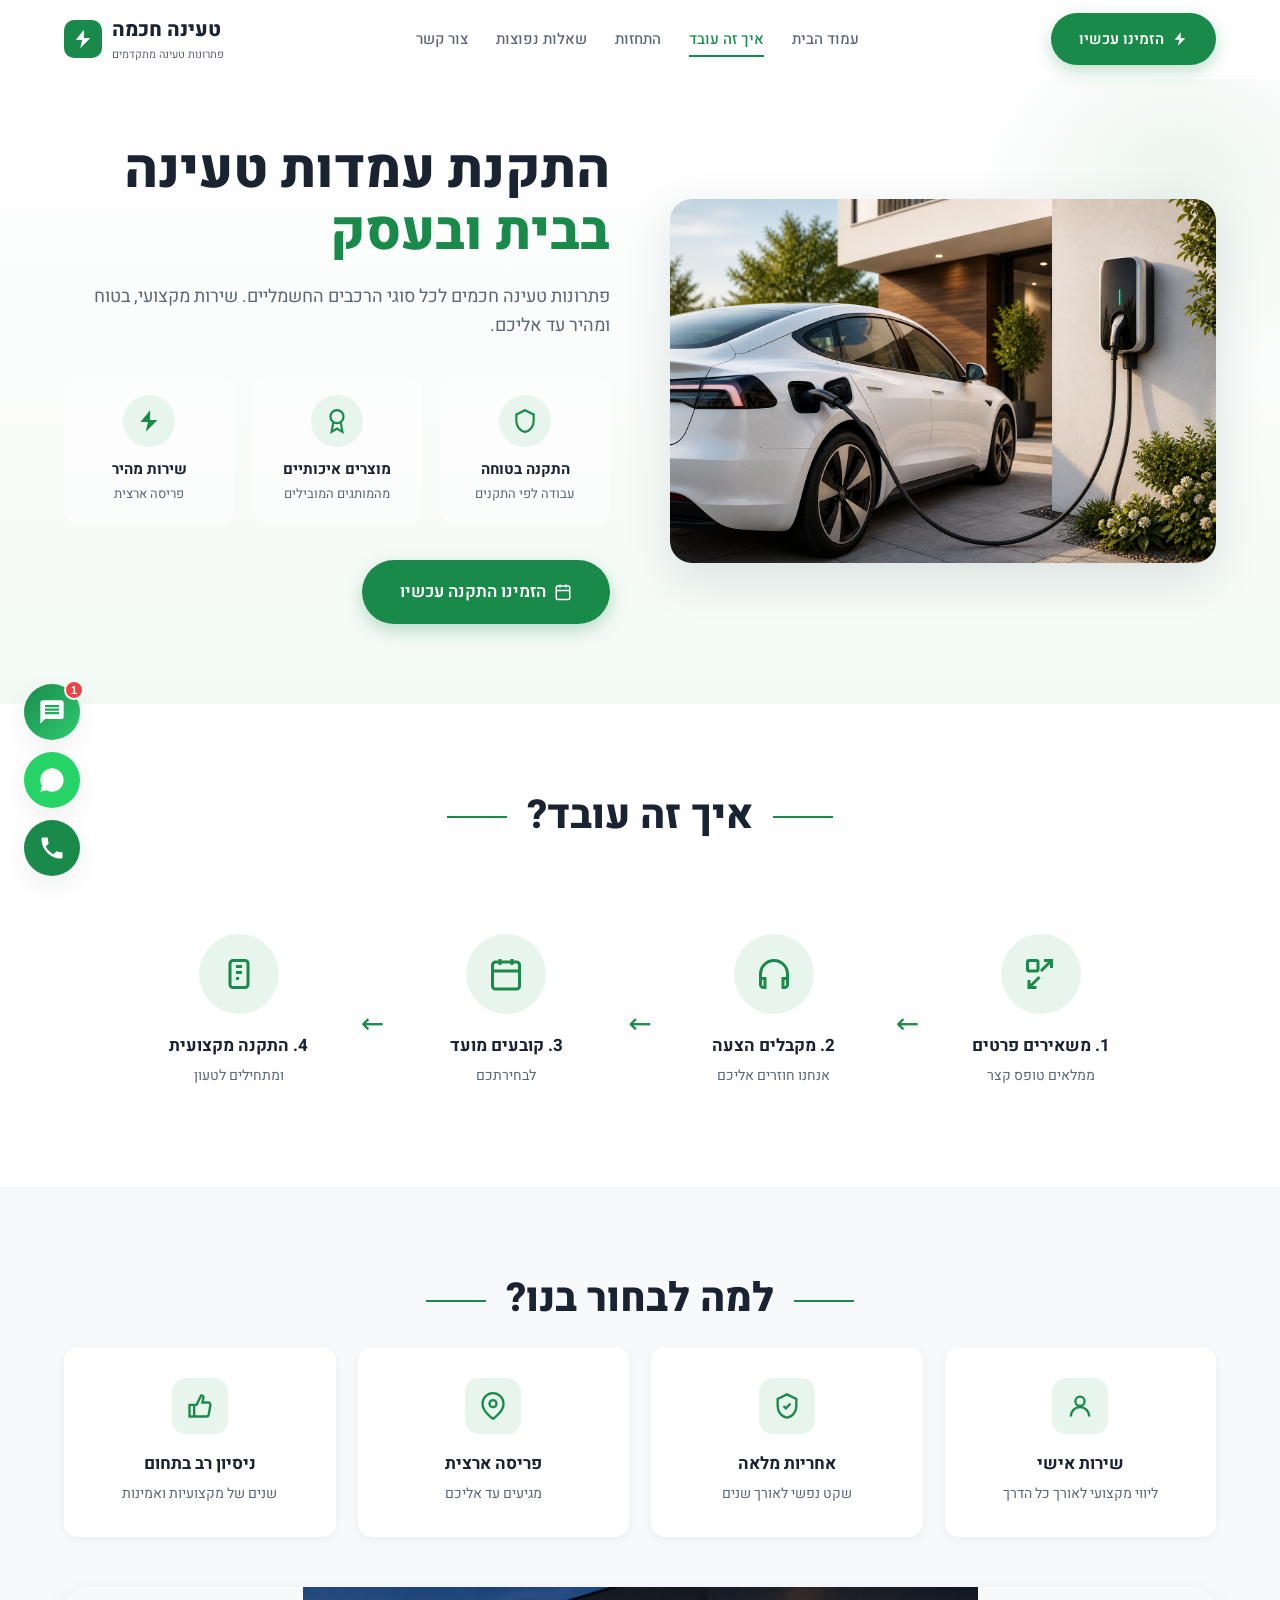
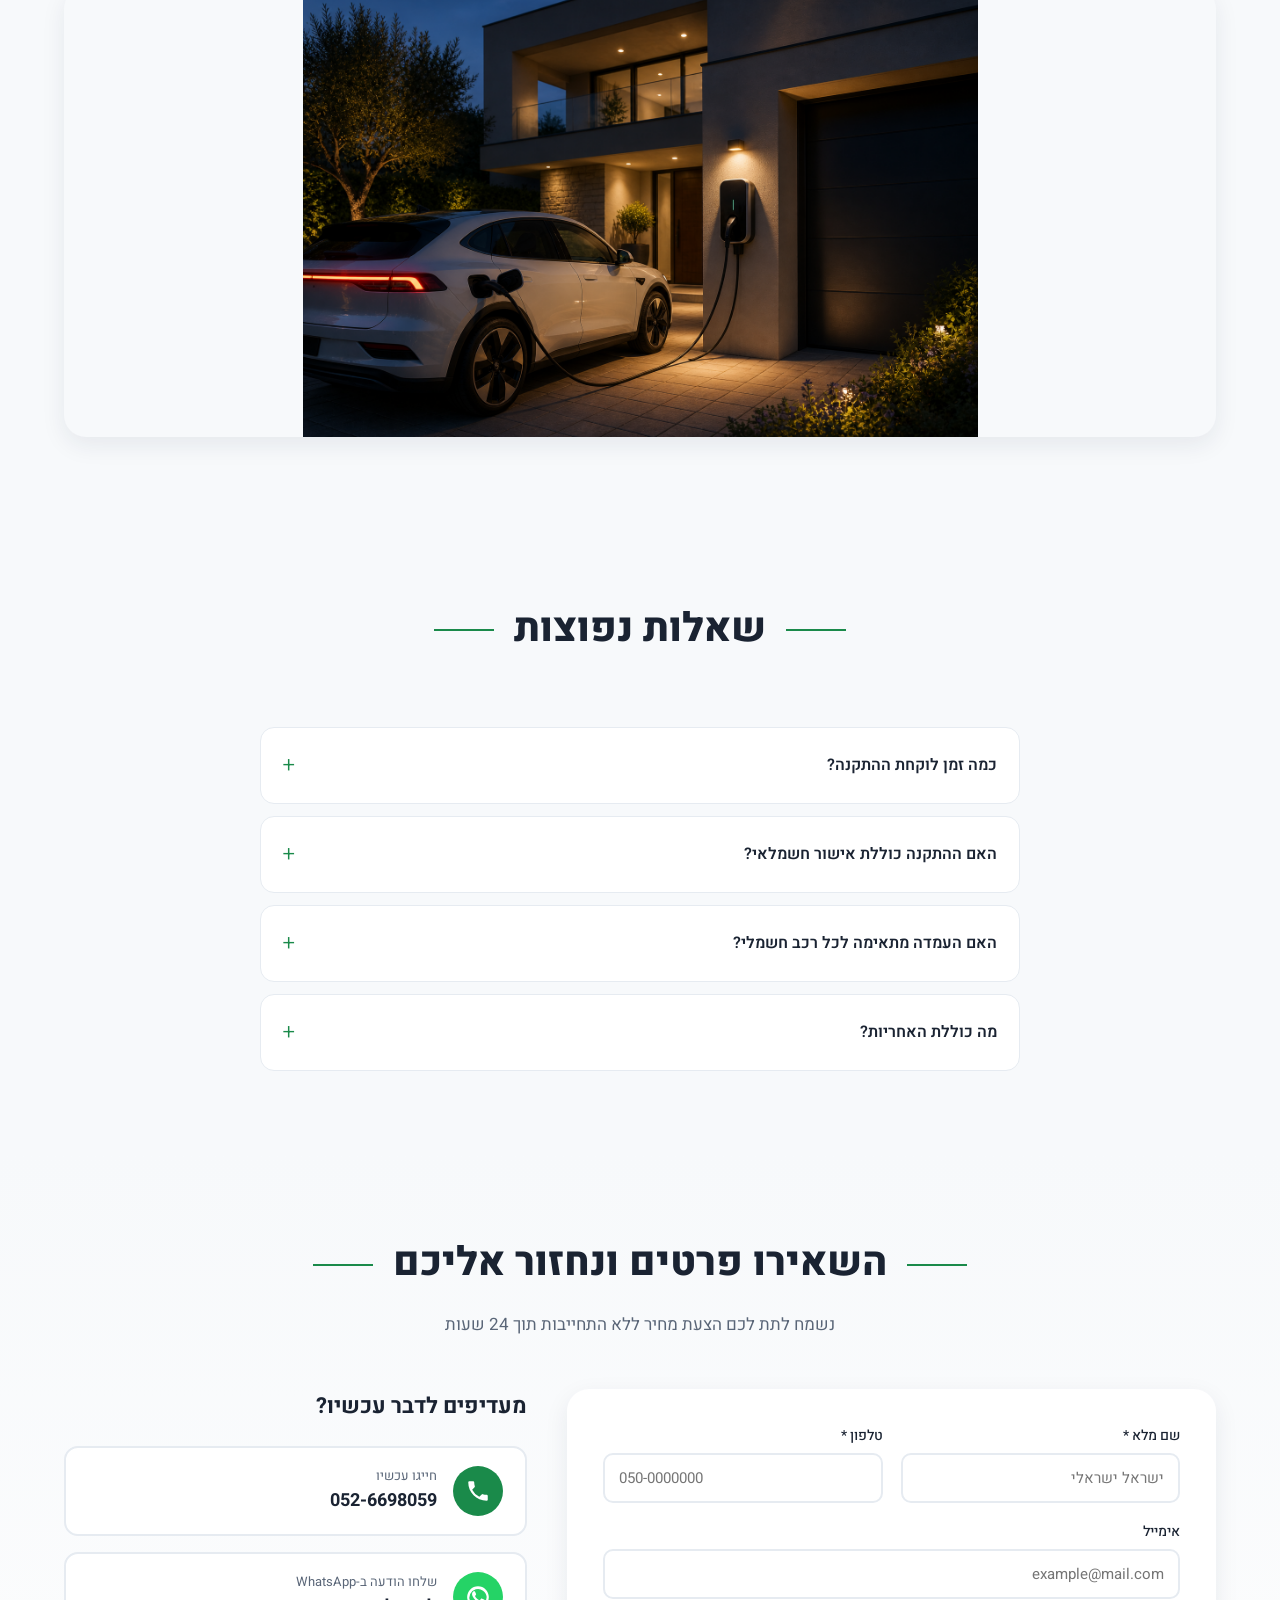
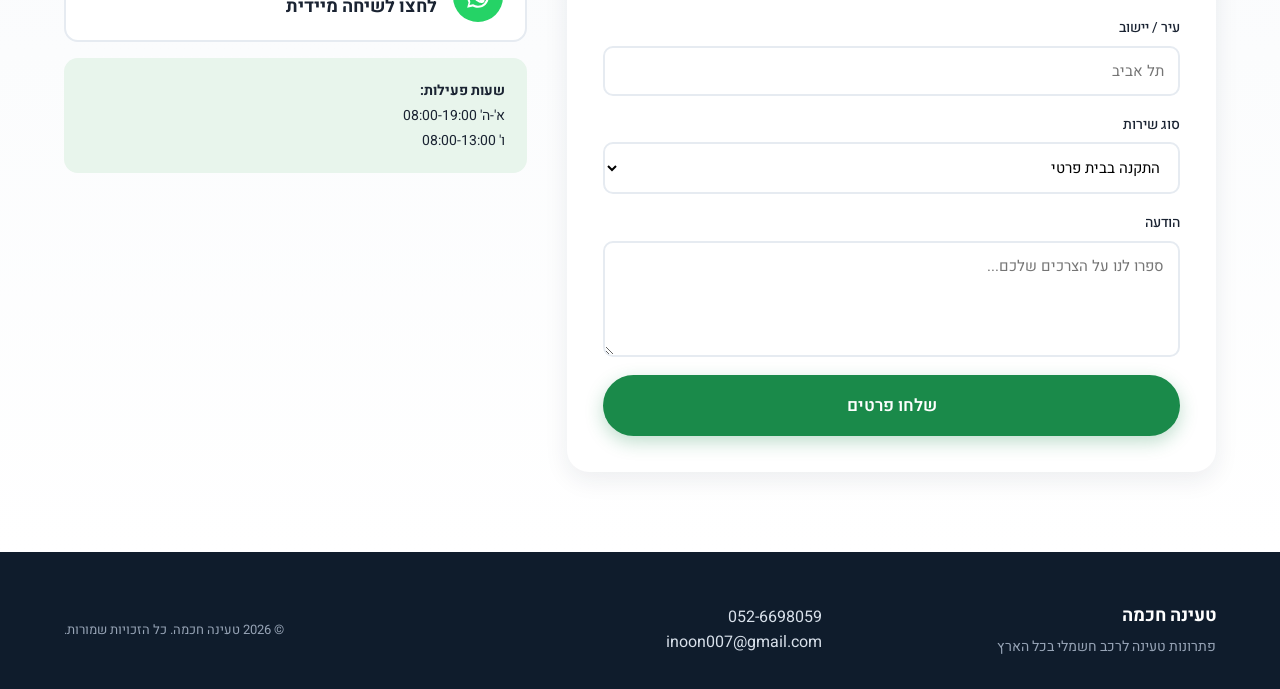
<file: index.html>
<!DOCTYPE html>
<html lang="he" dir="rtl">
<head>
<meta charset="UTF-8" />
<meta name="viewport" content="width=device-width, initial-scale=1.0" />
<meta name="description" content="התקנת עמדות טעינה לרכב חשמלי בבית ובעסק - שירות מקצועי, בטוח ומהיר בפריסה ארצית" />
<title>טעינה חכמה | התקנת עמדות טעינה לרכב חשמלי</title>
<link rel="preconnect" href="https://fonts.googleapis.com">
<link rel="preconnect" href="https://fonts.gstatic.com" crossorigin>
<link href="https://fonts.googleapis.com/css2?family=Heebo:wght@300;400;500;600;700;800&display=swap" rel="stylesheet">
<link rel="stylesheet" href="styles.css?v=9">
</head>
<body>

<!-- Header -->
<header class="header" id="header">
  <div class="container header-inner">
    <a href="#" class="logo">
      <div class="logo-text">
        <span class="logo-title">טעינה חכמה</span>
        <span class="logo-sub">פתרונות טעינה מתקדמים</span>
      </div>
      <div class="logo-icon">
        <svg viewBox="0 0 24 24" fill="currentColor"><path d="M13 2L4.09 12.97L11 13L9 22L19.91 11.03L13 11L13 2Z"/></svg>
      </div>
    </a>

    <nav class="nav" id="nav">
      <a href="#hero" class="nav-link active">עמוד הבית</a>
      <a href="#how" class="nav-link">איך זה עובד</a>
      <a href="#why" class="nav-link">התחזות</a>
      <a href="#faq" class="nav-link">שאלות נפוצות</a>
      <a href="#contact" class="nav-link">צור קשר</a>
    </nav>

    <a href="#contact" class="btn btn-primary header-cta">
      <svg viewBox="0 0 24 24" fill="currentColor" width="16" height="16"><path d="M13 2L4.09 12.97L11 13L9 22L19.91 11.03L13 11L13 2Z"/></svg>
      הזמינו עכשיו
    </a>

    <button class="menu-toggle" id="menuToggle" aria-label="פתח תפריט">
      <span></span><span></span><span></span>
    </button>
  </div>
</header>

<!-- Hero -->
<section class="hero" id="hero">
  <div class="container hero-grid">
    <div class="hero-image reveal">
      <img src="images/hero-charger.png" alt="עמדת טעינה לרכב חשמלי" />
    </div>
    <div class="hero-content reveal">
      <h1 class="hero-title">התקנת עמדות טעינה <span class="accent">בבית ובעסק</span></h1>
      <p class="hero-text">פתרונות טעינה חכמים לכל סוגי הרכבים החשמליים. שירות מקצועי, בטוח ומהיר עד אליכם.</p>

      <div class="features">
        <div class="feature">
          <div class="feature-icon">
            <svg viewBox="0 0 24 24" fill="none" stroke="currentColor" stroke-width="2"><path d="M12 2L4 6v6c0 5 3.5 9.5 8 10 4.5-.5 8-5 8-10V6l-8-4z"/></svg>
          </div>
          <div>
            <strong>התקנה בטוחה</strong>
            <span>עבודה לפי התקנים</span>
          </div>
        </div>
        <div class="feature">
          <div class="feature-icon">
            <svg viewBox="0 0 24 24" fill="none" stroke="currentColor" stroke-width="2"><circle cx="12" cy="8" r="6"/><path d="M8.5 13.5L7 22l5-3 5 3-1.5-8.5"/></svg>
          </div>
          <div>
            <strong>מוצרים איכותיים</strong>
            <span>מהמותגים המובילים</span>
          </div>
        </div>
        <div class="feature">
          <div class="feature-icon">
            <svg viewBox="0 0 24 24" fill="currentColor"><path d="M13 2L4.09 12.97L11 13L9 22L19.91 11.03L13 11L13 2Z"/></svg>
          </div>
          <div>
            <strong>שירות מהיר</strong>
            <span>פריסה ארצית</span>
          </div>
        </div>
      </div>

      <div class="hero-ctas">
        <a href="#contact" class="btn btn-primary btn-lg">
          <svg viewBox="0 0 24 24" fill="none" stroke="currentColor" stroke-width="2" width="18" height="18"><rect x="3" y="4" width="18" height="18" rx="2"/><path d="M16 2v4M8 2v4M3 10h18"/></svg>
          הזמינו התקנה עכשיו
        </a>
      </div>
    </div>
  </div>
</section>

<!-- How it works -->
<section class="section" id="how">
  <div class="container">
    <h2 class="section-title">איך זה עובד?</h2>
    <div class="steps">
      <div class="step reveal">
        <div class="step-icon">
          <svg viewBox="0 0 24 24" fill="none" stroke="currentColor" stroke-width="2"><path d="M14 3h5v5M19 3l-7 7M9 21H4v-5M4 21l7-7"/><rect x="3" y="3" width="7" height="7" rx="1"/></svg>
        </div>
        <h3>1. משאירים פרטים</h3>
        <p>ממלאים טופס קצר</p>
      </div>
      <div class="step-arrow">←</div>

      <div class="step reveal">
        <div class="step-icon">
          <svg viewBox="0 0 24 24" fill="none" stroke="currentColor" stroke-width="2"><path d="M3 18v-6a9 9 0 0118 0v6"/><path d="M21 19a2 2 0 01-2 2h-1v-6h3v4zM3 19a2 2 0 002 2h1v-6H3v4z"/></svg>
        </div>
        <h3>2. מקבלים הצעה</h3>
        <p>אנחנו חוזרים אליכם</p>
      </div>
      <div class="step-arrow">←</div>

      <div class="step reveal">
        <div class="step-icon">
          <svg viewBox="0 0 24 24" fill="none" stroke="currentColor" stroke-width="2"><rect x="3" y="4" width="18" height="18" rx="2"/><path d="M16 2v4M8 2v4M3 10h18"/></svg>
        </div>
        <h3>3. קובעים מועד</h3>
        <p>לבחירתכם</p>
      </div>
      <div class="step-arrow">←</div>

      <div class="step reveal">
        <div class="step-icon">
          <svg viewBox="0 0 24 24" fill="none" stroke="currentColor" stroke-width="2"><rect x="6" y="3" width="12" height="18" rx="2"/><path d="M10 7h4M10 11h4M10 15h2"/></svg>
        </div>
        <h3>4. התקנה מקצועית</h3>
        <p>ומתחילים לטעון</p>
      </div>
    </div>
  </div>
</section>

<!-- Why us -->
<section class="section section-light" id="why">
  <div class="container">
    <h2 class="section-title">למה לבחור בנו?</h2>
    <div class="why-grid">
      <div class="why-card reveal">
        <div class="why-icon">
          <svg viewBox="0 0 24 24" fill="none" stroke="currentColor" stroke-width="2"><circle cx="12" cy="8" r="4"/><path d="M4 21a8 8 0 0116 0"/></svg>
        </div>
        <h3>שירות אישי</h3>
        <p>ליווי מקצועי לאורך כל הדרך</p>
      </div>
      <div class="why-card reveal">
        <div class="why-icon">
          <svg viewBox="0 0 24 24" fill="none" stroke="currentColor" stroke-width="2"><path d="M12 2L4 6v6c0 5 3.5 9.5 8 10 4.5-.5 8-5 8-10V6l-8-4z"/><path d="M9 12l2 2 4-4"/></svg>
        </div>
        <h3>אחריות מלאה</h3>
        <p>שקט נפשי לאורך שנים</p>
      </div>
      <div class="why-card reveal">
        <div class="why-icon">
          <svg viewBox="0 0 24 24" fill="none" stroke="currentColor" stroke-width="2"><path d="M21 10c0 7-9 13-9 13s-9-6-9-13a9 9 0 0118 0z"/><circle cx="12" cy="10" r="3"/></svg>
        </div>
        <h3>פריסה ארצית</h3>
        <p>מגיעים עד אליכם</p>
      </div>
      <div class="why-card reveal">
        <div class="why-icon">
          <svg viewBox="0 0 24 24" fill="none" stroke="currentColor" stroke-width="2"><path d="M7 11v8a2 2 0 002 2h8.5a2 2 0 002-1.7l1.4-8A2 2 0 0019 9h-5l1-4a2 2 0 00-2-2l-4 8H7zM3 11h4v10H3z"/></svg>
        </div>
        <h3>ניסיון רב בתחום</h3>
        <p>שנים של מקצועיות ואמינות</p>
      </div>
    </div>

    <div class="customer-image reveal">
      <img src="images/home-charger.png" alt="עמדת טעינה ביתית" />
    </div>
  </div>
</section>

<!-- FAQ -->
<section class="section section-light" id="faq">
  <div class="container">
    <h2 class="section-title">שאלות נפוצות</h2>
    <div class="faq">
      <details class="faq-item">
        <summary>כמה זמן לוקחת ההתקנה?</summary>
        <p>בדרך כלל ההתקנה מסתיימת תוך 2-4 שעות, תלוי במורכבות החיבור החשמלי בבית.</p>
      </details>
      <details class="faq-item">
        <summary>האם ההתקנה כוללת אישור חשמלאי?</summary>
        <p>כן, אנחנו מספקים בדיקת חשמלאי מוסמך ואישור התקנה לפי כל התקנים.</p>
      </details>
      <details class="faq-item">
        <summary>האם העמדה מתאימה לכל רכב חשמלי?</summary>
        <p>העמדות שלנו תומכות בתקן Type 2 הסטנדרטי, ומתאימות לכל הרכבים החשמליים בישראל.</p>
      </details>
      <details class="faq-item">
        <summary>מה כוללת האחריות?</summary>
        <p>האחריות כוללת את העמדה, ההתקנה, וכל החלקים החשמליים שהוחלפו במהלך ההתקנה.</p>
      </details>
    </div>
  </div>
</section>

<!-- Contact -->
<section class="section contact-section" id="contact">
  <div class="container">
    <h2 class="section-title">השאירו פרטים ונחזור אליכם</h2>
    <p class="section-sub">נשמח לתת לכם הצעת מחיר ללא התחייבות תוך 24 שעות</p>

    <div class="contact-grid">
      <form class="contact-form reveal" id="contactForm" action="https://formspree.io/f/mojrqbgg" method="POST">
        <div class="form-row">
          <label>
            <span>שם מלא *</span>
            <input type="text" name="name" required placeholder="ישראל ישראלי" />
          </label>
          <label>
            <span>טלפון *</span>
            <input type="tel" name="phone" required placeholder="050-0000000" pattern="[0-9\-+\s]{9,15}" />
          </label>
        </div>
        <label>
          <span>אימייל</span>
          <input type="email" name="email" placeholder="example@mail.com" />
        </label>
        <label>
          <span>עיר / יישוב</span>
          <input type="text" name="city" placeholder="תל אביב" />
        </label>
        <label>
          <span>סוג שירות</span>
          <select name="service">
            <option value="home">התקנה בבית פרטי</option>
            <option value="apartment">התקנה בבניין משותף</option>
            <option value="business">התקנה לעסק / חניון</option>
            <option value="other">אחר</option>
          </select>
        </label>
        <label>
          <span>הודעה</span>
          <textarea name="message" rows="4" placeholder="ספרו לנו על הצרכים שלכם..."></textarea>
        </label>

        <input type="text" name="_gotcha" style="display:none" tabindex="-1" autocomplete="off">

        <button type="submit" class="btn btn-primary btn-lg btn-block">
          <span class="btn-text">שלחו פרטים</span>
          <span class="btn-loading">שולח...</span>
        </button>
        <div class="form-success" id="formSuccess">
          תודה! קיבלנו את הפרטים ונחזור אליכם בהקדם.
        </div>
        <div class="form-error" id="formError">
          אירעה שגיאה. נסו שוב או חייגו ישירות 052-6698059.
        </div>
      </form>

      <aside class="contact-info reveal">
        <h3>מעדיפים לדבר עכשיו?</h3>
        <a href="tel:0526698059" class="contact-link">
          <div class="contact-link-icon phone-icon">
            <svg viewBox="0 0 24 24" fill="currentColor"><path d="M20 15.5c-1.25 0-2.45-.2-3.57-.57a1 1 0 00-1.02.24l-2.2 2.2a15.05 15.05 0 01-6.59-6.58l2.2-2.21a.96.96 0 00.25-1A11.36 11.36 0 018.5 4a1 1 0 00-1-1H4a1 1 0 00-1 1c0 9.39 7.61 17 17 17a1 1 0 001-1v-3.5a1 1 0 00-1-1z"/></svg>
          </div>
          <div>
            <span class="contact-link-label">חייגו עכשיו</span>
            <strong class="contact-link-value">052-6698059</strong>
          </div>
        </a>

        <a href="https://wa.me/972526698059?text=%D7%94%D7%99%D7%99%2C%20%D7%90%D7%A0%D7%99%20%D7%9E%D7%A2%D7%95%D7%A0%D7%99%D7%99%D7%9F%2F%D7%AA%20%D7%91%D7%94%D7%AA%D7%A7%D7%A0%D7%AA%20%D7%A2%D7%9E%D7%93%D7%AA%20%D7%98%D7%A2%D7%99%D7%A0%D7%94" target="_blank" rel="noopener" class="contact-link whatsapp">
          <div class="contact-link-icon wa-icon">
            <svg viewBox="0 0 24 24" fill="currentColor"><path d="M17.5 14.4c-.3-.2-1.7-.9-2-1-.3-.1-.5-.2-.7.2-.2.3-.8 1-.9 1.2-.2.2-.3.2-.6.1-.3-.2-1.2-.5-2.4-1.5-.9-.8-1.4-1.7-1.6-2-.2-.3 0-.5.1-.6l.5-.5c.1-.2.2-.3.3-.5 0-.2 0-.4 0-.5l-.9-2.1c-.2-.5-.4-.4-.6-.4h-.5c-.2 0-.5 0-.7.3-.3.3-1 1-1 2.4s1 2.8 1.2 3c.1.2 2 3.1 4.9 4.3.7.3 1.2.5 1.6.6.7.2 1.3.2 1.8.1.5-.1 1.7-.7 1.9-1.4.2-.7.2-1.2.2-1.4 0-.1-.3-.2-.6-.3zM12 2C6.5 2 2 6.5 2 12c0 1.8.5 3.5 1.3 5L2 22l5.2-1.3c1.4.8 3.1 1.3 4.8 1.3 5.5 0 10-4.5 10-10S17.5 2 12 2zm0 18c-1.6 0-3.1-.4-4.4-1.2l-.3-.2-3.1.8.8-3-.2-.3A8 8 0 1120 12a8 8 0 01-8 8z"/></svg>
          </div>
          <div>
            <span class="contact-link-label">שלחו הודעה ב-WhatsApp</span>
            <strong class="contact-link-value">לחצו לשיחה מיידית</strong>
          </div>
        </a>

        <div class="contact-hours">
          <strong>שעות פעילות:</strong><br>
          א'-ה' 08:00-19:00<br>
          ו' 08:00-13:00
        </div>
      </aside>
    </div>
  </div>
</section>

<!-- Footer -->
<footer class="footer">
  <div class="container footer-inner">
    <div>
      <strong>טעינה חכמה</strong>
      <p>פתרונות טעינה לרכב חשמלי בכל הארץ</p>
    </div>
    <div>
      <a href="tel:0526698059">052-6698059</a><br>
      <a href="mailto:inoon007@gmail.com">inoon007@gmail.com</a>
    </div>
    <div class="footer-copy">© 2026 טעינה חכמה. כל הזכויות שמורות.</div>
  </div>
</footer>

<!-- Floating action buttons -->
<div class="fab-group">
  <button class="fab fab-chat" id="chatBtn" aria-label="פתח צ'אט עם וולט">
    <svg viewBox="0 0 24 24" fill="currentColor"><path d="M20 2H4c-1.1 0-2 .9-2 2v18l4-4h14c1.1 0 2-.9 2-2V4c0-1.1-.9-2-2-2zm-2 12H6v-2h12v2zm0-3H6V9h12v2zm0-3H6V6h12v2z"/></svg>
    <span class="fab-badge" id="chatBadge">1</span>
  </button>
  <a href="https://wa.me/972526698059?text=%D7%94%D7%99%D7%99%2C%20%D7%90%D7%A0%D7%99%20%D7%9E%D7%A2%D7%95%D7%A0%D7%99%D7%99%D7%9F%2F%D7%AA%20%D7%91%D7%94%D7%AA%D7%A7%D7%A0%D7%AA%20%D7%A2%D7%9E%D7%93%D7%AA%20%D7%98%D7%A2%D7%99%D7%A0%D7%94" target="_blank" rel="noopener" class="fab fab-wa" aria-label="WhatsApp">
    <svg viewBox="0 0 24 24" fill="currentColor"><path d="M17.5 14.4c-.3-.2-1.7-.9-2-1-.3-.1-.5-.2-.7.2-.2.3-.8 1-.9 1.2-.2.2-.3.2-.6.1-.3-.2-1.2-.5-2.4-1.5-.9-.8-1.4-1.7-1.6-2-.2-.3 0-.5.1-.6l.5-.5c.1-.2.2-.3.3-.5 0-.2 0-.4 0-.5l-.9-2.1c-.2-.5-.4-.4-.6-.4h-.5c-.2 0-.5 0-.7.3-.3.3-1 1-1 2.4s1 2.8 1.2 3c.1.2 2 3.1 4.9 4.3.7.3 1.2.5 1.6.6.7.2 1.3.2 1.8.1.5-.1 1.7-.7 1.9-1.4.2-.7.2-1.2.2-1.4 0-.1-.3-.2-.6-.3zM12 2C6.5 2 2 6.5 2 12c0 1.8.5 3.5 1.3 5L2 22l5.2-1.3c1.4.8 3.1 1.3 4.8 1.3 5.5 0 10-4.5 10-10S17.5 2 12 2z"/></svg>
  </a>
  <a href="tel:0526698059" class="fab fab-phone" aria-label="התקשרו אלינו">
    <svg viewBox="0 0 24 24" fill="currentColor"><path d="M20 15.5c-1.25 0-2.45-.2-3.57-.57a1 1 0 00-1.02.24l-2.2 2.2a15.05 15.05 0 01-6.59-6.58l2.2-2.21a.96.96 0 00.25-1A11.36 11.36 0 018.5 4a1 1 0 00-1-1H4a1 1 0 00-1 1c0 9.39 7.61 17 17 17a1 1 0 001-1v-3.5a1 1 0 00-1-1z"/></svg>
  </a>
</div>

<!-- Chatbot Modal -->
<div class="chat-modal" id="chatModal" role="dialog" aria-modal="true" aria-label="צ'אט עם וולט">
  <header class="chat-header">
    <div class="chat-header-info">
      <div class="chat-avatar">⚡</div>
      <div>
        <div class="chat-name">וולט</div>
        <div class="chat-sub">
          <span class="chat-dot"></span>
          העוזר הדיגיטלי של טעינה חכמה
        </div>
      </div>
    </div>
    <button class="chat-close" id="chatClose" aria-label="סגור">
      <svg viewBox="0 0 24 24" fill="currentColor"><path d="M19 6.41L17.59 5 12 10.59 6.41 5 5 6.41 10.59 12 5 17.59 6.41 19 12 13.41 17.59 19 19 17.59 13.41 12z"/></svg>
    </button>
  </header>

  <div class="chat-messages" id="chatMessages">
    <!-- messages get inserted here -->
  </div>

  <div class="chat-quick-replies" id="chatQuickReplies"></div>

  <form class="chat-input-area" id="chatForm">
    <input type="text" id="chatInput" placeholder="כתבו הודעה..." autocomplete="off" maxlength="500" />
    <button type="submit" id="chatSend" aria-label="שלח">
      <svg viewBox="0 0 24 24" fill="currentColor"><path d="M2.01 21L23 12 2.01 3 2 10l15 2-15 2z"/></svg>
    </button>
  </form>

  <div class="chat-footer-actions">
    <a href="tel:0526698059" class="chat-action">
      <svg viewBox="0 0 24 24" fill="currentColor" width="14" height="14"><path d="M20 15.5c-1.25 0-2.45-.2-3.57-.57a1 1 0 00-1.02.24l-2.2 2.2a15.05 15.05 0 01-6.59-6.58l2.2-2.21a.96.96 0 00.25-1A11.36 11.36 0 018.5 4a1 1 0 00-1-1H4a1 1 0 00-1 1c0 9.39 7.61 17 17 17a1 1 0 001-1v-3.5a1 1 0 00-1-1z"/></svg>
      חייגו
    </a>
    <a href="https://wa.me/972526698059" target="_blank" rel="noopener" class="chat-action">
      <svg viewBox="0 0 24 24" fill="currentColor" width="14" height="14"><path d="M17.5 14.4c-.3-.2-1.7-.9-2-1-.3-.1-.5-.2-.7.2-.2.3-.8 1-.9 1.2-.2.2-.3.2-.6.1-.3-.2-1.2-.5-2.4-1.5-.9-.8-1.4-1.7-1.6-2-.2-.3 0-.5.1-.6l.5-.5c.1-.2.2-.3.3-.5 0-.2 0-.4 0-.5l-.9-2.1c-.2-.5-.4-.4-.6-.4h-.5c-.2 0-.5 0-.7.3-.3.3-1 1-1 2.4s1 2.8 1.2 3c.1.2 2 3.1 4.9 4.3.7.3 1.2.5 1.6.6.7.2 1.3.2 1.8.1.5-.1 1.7-.7 1.9-1.4.2-.7.2-1.2.2-1.4 0-.1-.3-.2-.6-.3zM12 2C6.5 2 2 6.5 2 12c0 1.8.5 3.5 1.3 5L2 22l5.2-1.3c1.4.8 3.1 1.3 4.8 1.3 5.5 0 10-4.5 10-10S17.5 2 12 2z"/></svg>
      WhatsApp
    </a>
    <a href="#contact" class="chat-action" id="chatContactLink">
      <svg viewBox="0 0 24 24" fill="currentColor" width="14" height="14"><path d="M14 2H6c-1.1 0-2 .9-2 2v16c0 1.1.9 2 2 2h12c1.1 0 2-.9 2-2V8l-6-6zm2 16H8v-2h8v2zm0-4H8v-2h8v2zm-3-5V3.5L18.5 9H13z"/></svg>
      השאר פרטים
    </a>
  </div>
</div>
<div class="chat-backdrop" id="chatBackdrop"></div>

<script src="script.js?v=9"></script>
</body>
</html>
</file>
<file: styles.css>
/* === Variables === */
:root {
  --green: #1a8a4a;
  --green-dark: #156d3a;
  --green-light: #e8f5ec;
  --green-soft: #f3faf5;
  --text: #1a2332;
  --text-soft: #5a6678;
  --bg: #ffffff;
  --bg-soft: #f7f9fb;
  --border: #e6ebf1;
  --shadow-sm: 0 2px 8px rgba(20,40,60,.06);
  --shadow-md: 0 8px 24px rgba(20,40,60,.08);
  --shadow-lg: 0 16px 48px rgba(20,40,60,.12);
  --radius: 14px;
  --radius-lg: 22px;
  --transition: .35s cubic-bezier(.2,.8,.2,1);
}

* { box-sizing: border-box; margin: 0; padding: 0; }

html { scroll-behavior: smooth; }

body {
  font-family: 'Heebo', system-ui, -apple-system, 'Segoe UI', sans-serif;
  color: var(--text);
  background: var(--bg);
  line-height: 1.6;
  -webkit-font-smoothing: antialiased;
  overflow-x: hidden;
}

a { color: inherit; text-decoration: none; }
img { max-width: 100%; display: block; }

.container {
  max-width: 1200px;
  margin: 0 auto;
  padding: 0 24px;
}

/* === Buttons === */
.btn {
  display: inline-flex;
  align-items: center;
  justify-content: center;
  gap: 8px;
  padding: 12px 26px;
  border-radius: 999px;
  font-weight: 600;
  font-size: 15px;
  font-family: inherit;
  border: 2px solid transparent;
  cursor: pointer;
  transition: all var(--transition);
  white-space: nowrap;
  position: relative;
  overflow: hidden;
}
.btn-primary {
  background: var(--green);
  color: #fff;
  box-shadow: 0 6px 18px rgba(26,138,74,.28);
}
.btn-primary:hover {
  background: var(--green-dark);
  transform: translateY(-2px);
  box-shadow: 0 10px 24px rgba(26,138,74,.4);
}
.btn-primary::after {
  content: '';
  position: absolute;
  inset: 0;
  background: linear-gradient(120deg, transparent, rgba(255,255,255,.3), transparent);
  transform: translateX(100%);
  transition: transform .8s;
}
.btn-primary:hover::after { transform: translateX(-100%); }

.btn-outline {
  background: transparent;
  color: var(--green);
  border-color: var(--green);
}
.btn-outline:hover {
  background: var(--green);
  color: #fff;
}
.btn-lg {
  padding: 16px 36px;
  font-size: 17px;
}
.btn-block { width: 100%; }

/* === Header === */
.header {
  position: sticky;
  top: 0;
  background: rgba(255,255,255,.92);
  backdrop-filter: blur(12px);
  -webkit-backdrop-filter: blur(12px);
  z-index: 100;
  border-bottom: 1px solid transparent;
  transition: all var(--transition);
}
.header.scrolled {
  border-bottom-color: var(--border);
  box-shadow: var(--shadow-sm);
}
.header-inner {
  display: flex;
  align-items: center;
  justify-content: space-between;
  gap: 24px;
  height: 78px;
}
.logo {
  display: flex;
  align-items: center;
  gap: 10px;
  order: 3;
}
.logo-text { display: flex; flex-direction: column; text-align: left; }
.logo-title { font-size: 20px; font-weight: 800; color: var(--text); }
.logo-sub { font-size: 11px; color: var(--text-soft); }
.logo-icon {
  width: 38px; height: 38px;
  background: var(--green);
  color: #fff;
  border-radius: 10px;
  display: flex; align-items: center; justify-content: center;
}
.logo-icon svg { width: 22px; height: 22px; }

.nav {
  display: flex;
  gap: 28px;
  order: 2;
}
.nav-link {
  font-size: 15px;
  font-weight: 500;
  color: var(--text-soft);
  position: relative;
  padding: 6px 0;
  transition: color var(--transition);
}
.nav-link::after {
  content: '';
  position: absolute;
  bottom: 0; right: 0;
  width: 0; height: 2px;
  background: var(--green);
  transition: width var(--transition);
}
.nav-link:hover, .nav-link.active {
  color: var(--green);
}
.nav-link.active::after, .nav-link:hover::after { width: 100%; }

.header-cta { order: 1; }

.menu-toggle {
  display: none;
  flex-direction: column;
  gap: 5px;
  background: none;
  border: none;
  cursor: pointer;
  padding: 8px;
}
.menu-toggle span {
  width: 24px; height: 2px;
  background: var(--text);
  transition: all var(--transition);
}
.menu-toggle.open span:nth-child(1) { transform: translateY(7px) rotate(45deg); }
.menu-toggle.open span:nth-child(2) { opacity: 0; }
.menu-toggle.open span:nth-child(3) { transform: translateY(-7px) rotate(-45deg); }

/* === Hero === */
.hero {
  padding: 60px 0 80px;
  background: linear-gradient(180deg, #fff 0%, var(--green-soft) 100%);
  position: relative;
  overflow: hidden;
}
.hero::before {
  content: '';
  position: absolute;
  top: -100px; right: -100px;
  width: 400px; height: 400px;
  background: radial-gradient(circle, rgba(26,138,74,.08), transparent 70%);
  border-radius: 50%;
  animation: float 8s ease-in-out infinite;
}
@keyframes float {
  0%,100% { transform: translate(0,0); }
  50% { transform: translate(20px,30px); }
}
.hero-grid {
  display: grid;
  grid-template-columns: 1fr 1fr;
  gap: 60px;
  align-items: center;
}
.hero-image {
  border-radius: var(--radius-lg);
  overflow: hidden;
  box-shadow: var(--shadow-lg);
  background: var(--bg-soft);
  position: relative;
  width: 100%;
}
.hero-image img {
  width: 100%;
  height: auto;
  max-height: 70vh;
  object-fit: contain;
  display: block;
  transition: transform 1.2s ease;
}
.hero-image:hover img { transform: scale(1.03); }

.hero-title {
  font-size: clamp(32px, 5vw, 54px);
  font-weight: 800;
  line-height: 1.15;
  margin-bottom: 20px;
}
.accent { color: var(--green); }

.hero-text {
  font-size: 18px;
  color: var(--text-soft);
  margin-bottom: 36px;
  max-width: 520px;
}

.features {
  display: grid;
  grid-template-columns: repeat(3, 1fr);
  gap: 18px;
  margin-bottom: 36px;
}
.feature {
  display: flex;
  flex-direction: column;
  gap: 10px;
  text-align: center;
  padding: 18px 12px;
  background: rgba(255,255,255,.6);
  border-radius: var(--radius);
  transition: transform var(--transition), box-shadow var(--transition);
}
.feature:hover {
  transform: translateY(-4px);
  box-shadow: var(--shadow-md);
  background: #fff;
}
.feature-icon {
  width: 52px; height: 52px;
  margin: 0 auto;
  background: var(--green-light);
  color: var(--green);
  border-radius: 50%;
  display: flex; align-items: center; justify-content: center;
}
.feature-icon svg { width: 26px; height: 26px; }
.feature strong { font-size: 15px; display: block; }
.feature span { font-size: 13px; color: var(--text-soft); }

/* === Sections === */
.section {
  padding: 80px 0;
  position: relative;
}
.section-light { background: var(--bg-soft); }
.section-title {
  text-align: center;
  font-size: clamp(28px, 4vw, 40px);
  font-weight: 800;
  margin-bottom: 16px;
  position: relative;
  display: inline-block;
  width: 100%;
}
.section-title::before, .section-title::after {
  content: '';
  display: inline-block;
  width: 60px;
  height: 2px;
  background: var(--green);
  vertical-align: middle;
  margin: 0 20px;
}
.section-sub {
  text-align: center;
  color: var(--text-soft);
  margin-bottom: 50px;
  font-size: 17px;
}

/* === Steps === */
.steps {
  display: flex;
  align-items: flex-start;
  justify-content: center;
  gap: 12px;
  margin-top: 50px;
  flex-wrap: wrap;
}
.step {
  text-align: center;
  flex: 1;
  min-width: 160px;
  max-width: 220px;
  padding: 20px;
}
.step-icon {
  width: 80px; height: 80px;
  margin: 0 auto 18px;
  background: var(--green-light);
  color: var(--green);
  border-radius: 50%;
  display: flex; align-items: center; justify-content: center;
  transition: all var(--transition);
}
.step:hover .step-icon {
  background: var(--green);
  color: #fff;
  transform: scale(1.1) rotate(-5deg);
  box-shadow: 0 12px 28px rgba(26,138,74,.3);
}
.step-icon svg { width: 36px; height: 36px; }
.step h3 { font-size: 17px; margin-bottom: 6px; }
.step p { font-size: 14px; color: var(--text-soft); }
.step-arrow {
  font-size: 28px;
  color: var(--green);
  align-self: center;
  margin-top: 30px;
  animation: arrowPulse 2s ease-in-out infinite;
}
@keyframes arrowPulse {
  0%,100% { transform: translateX(0); opacity: .6; }
  50% { transform: translateX(-6px); opacity: 1; }
}

/* === Why grid === */
.why-grid {
  display: grid;
  grid-template-columns: repeat(4, 1fr);
  gap: 22px;
  margin-bottom: 50px;
}
.why-card {
  background: #fff;
  border-radius: var(--radius);
  padding: 30px 22px;
  text-align: center;
  box-shadow: var(--shadow-sm);
  transition: all var(--transition);
  border: 1px solid transparent;
}
.why-card:hover {
  transform: translateY(-8px);
  box-shadow: var(--shadow-lg);
  border-color: var(--green-light);
}
.why-icon {
  width: 56px; height: 56px;
  margin: 0 auto 16px;
  background: var(--green-light);
  color: var(--green);
  border-radius: 14px;
  display: flex; align-items: center; justify-content: center;
  transition: transform var(--transition);
}
.why-card:hover .why-icon { transform: rotate(-8deg) scale(1.05); }
.why-icon svg { width: 28px; height: 28px; }
.why-card h3 { font-size: 17px; margin-bottom: 6px; }
.why-card p { font-size: 14px; color: var(--text-soft); }

.customer-image {
  border-radius: var(--radius-lg);
  overflow: hidden;
  box-shadow: var(--shadow-md);
  background: var(--bg-soft);
  width: 100%;
  margin-top: 20px;
}
.customer-image img {
  width: 100%;
  height: auto;
  max-height: 50vh;
  object-fit: contain;
  display: block;
}

/* === Pricing === */
.pricing-grid {
  display: grid;
  grid-template-columns: repeat(3, 1fr);
  gap: 24px;
  margin-top: 50px;
}
.price-card {
  background: #fff;
  border: 2px solid var(--border);
  border-radius: var(--radius-lg);
  padding: 36px 28px;
  text-align: center;
  position: relative;
  transition: all var(--transition);
}
.price-card:hover {
  transform: translateY(-6px);
  box-shadow: var(--shadow-md);
}
.price-card.featured {
  border-color: var(--green);
  transform: scale(1.04);
  box-shadow: var(--shadow-lg);
}
.price-card.featured:hover { transform: scale(1.04) translateY(-6px); }
.badge {
  position: absolute;
  top: -14px;
  right: 50%;
  transform: translateX(50%);
  background: var(--green);
  color: #fff;
  padding: 6px 18px;
  border-radius: 999px;
  font-size: 13px;
  font-weight: 600;
}
.price-card h3 { font-size: 22px; margin-bottom: 10px; }
.price { font-size: 44px; font-weight: 800; color: var(--green); margin: 14px 0 24px; }
.price .cur { font-size: 22px; color: var(--text-soft); }
.price-card ul {
  list-style: none;
  text-align: right;
  margin-bottom: 26px;
}
.price-card li {
  padding: 8px 0;
  border-bottom: 1px solid var(--border);
  font-size: 14px;
  position: relative;
  padding-right: 24px;
}
.price-card li::before {
  content: '✓';
  position: absolute;
  right: 0;
  color: var(--green);
  font-weight: 700;
}
.price-card li:last-child { border-bottom: none; }

/* === FAQ === */
.faq {
  max-width: 760px;
  margin: 50px auto 0;
  display: flex;
  flex-direction: column;
  gap: 12px;
}
.faq-item {
  background: #fff;
  border: 1px solid var(--border);
  border-radius: var(--radius);
  padding: 4px 22px;
  transition: all var(--transition);
}
.faq-item[open] {
  border-color: var(--green-light);
  box-shadow: var(--shadow-sm);
}
.faq-item summary {
  cursor: pointer;
  font-weight: 600;
  font-size: 16px;
  padding: 16px 0;
  list-style: none;
  display: flex;
  justify-content: space-between;
  align-items: center;
}
.faq-item summary::-webkit-details-marker { display: none; }
.faq-item summary::after {
  content: '+';
  color: var(--green);
  font-size: 22px;
  font-weight: 300;
  transition: transform var(--transition);
}
.faq-item[open] summary::after { transform: rotate(45deg); }
.faq-item p {
  padding: 0 0 16px;
  color: var(--text-soft);
  font-size: 15px;
}

/* === Contact === */
.contact-section {
  background: linear-gradient(180deg, var(--bg-soft) 0%, #fff 100%);
}
.contact-grid {
  display: grid;
  grid-template-columns: 1.4fr 1fr;
  gap: 40px;
  margin-top: 40px;
  align-items: start;
}
.contact-form {
  background: #fff;
  padding: 36px;
  border-radius: var(--radius-lg);
  box-shadow: var(--shadow-md);
  display: flex;
  flex-direction: column;
  gap: 18px;
}
.form-row {
  display: grid;
  grid-template-columns: 1fr 1fr;
  gap: 18px;
}
.contact-form label {
  display: flex;
  flex-direction: column;
  gap: 6px;
  font-size: 14px;
  font-weight: 500;
}
.contact-form input,
.contact-form select,
.contact-form textarea {
  padding: 12px 14px;
  border: 2px solid var(--border);
  border-radius: 10px;
  font-size: 15px;
  font-family: inherit;
  transition: border-color var(--transition), box-shadow var(--transition);
  background: #fff;
}
.contact-form input:focus,
.contact-form select:focus,
.contact-form textarea:focus {
  outline: none;
  border-color: var(--green);
  box-shadow: 0 0 0 4px rgba(26,138,74,.12);
}
.contact-form textarea { resize: vertical; min-height: 100px; }
.form-note { font-size: 12px; color: var(--text-soft); text-align: center; }
.form-note a { color: var(--green); }

.btn-loading { display: none; }
.contact-form.loading .btn-text { display: none; }
.contact-form.loading .btn-loading { display: inline; }

.form-success, .form-error {
  display: none;
  padding: 14px 18px;
  border-radius: 10px;
  text-align: center;
  font-weight: 500;
}
.form-success {
  background: var(--green-light);
  color: var(--green-dark);
  border: 1px solid var(--green);
}
.form-error {
  background: #fdecec;
  color: #b71c1c;
  border: 1px solid #f5b3b3;
}
.contact-form.success .form-success { display: block; }
.contact-form.error .form-error { display: block; }

.contact-info {
  display: flex;
  flex-direction: column;
  gap: 16px;
}
.contact-info h3 { font-size: 22px; margin-bottom: 6px; }
.contact-link {
  display: flex;
  align-items: center;
  gap: 16px;
  padding: 18px 22px;
  background: #fff;
  border: 2px solid var(--border);
  border-radius: var(--radius);
  transition: all var(--transition);
}
.contact-link:hover {
  border-color: var(--green);
  transform: translateX(-4px);
  box-shadow: var(--shadow-md);
}
.contact-link.whatsapp:hover { border-color: #25d366; }
.contact-link-icon {
  width: 50px; height: 50px;
  border-radius: 50%;
  display: flex; align-items: center; justify-content: center;
  flex-shrink: 0;
  color: #fff;
}
.contact-link-icon svg { width: 26px; height: 26px; }
.phone-icon { background: var(--green); }
.wa-icon { background: #25d366; }
.contact-link-label { display: block; font-size: 13px; color: var(--text-soft); }
.contact-link-value { font-size: 18px; font-weight: 700; color: var(--text); }

.contact-hours {
  background: var(--green-light);
  padding: 20px 22px;
  border-radius: var(--radius);
  font-size: 14px;
  line-height: 1.8;
}

/* === Footer === */
.footer {
  background: #0f1c2c;
  color: #d8e0ea;
  padding: 50px 0 30px;
}
.footer-inner {
  display: grid;
  grid-template-columns: 1fr 1fr 1fr;
  gap: 30px;
  align-items: center;
}
.footer strong { color: #fff; font-size: 18px; display: block; margin-bottom: 6px; }
.footer p { color: #97a4b6; font-size: 14px; }
.footer a { color: #d8e0ea; transition: color var(--transition); }
.footer a:hover { color: var(--green); }
.footer-copy { text-align: left; font-size: 13px; color: #97a4b6; }

/* === FAB === */
.fab-group {
  position: fixed;
  bottom: 24px;
  left: 24px;
  display: flex;
  flex-direction: column;
  gap: 12px;
  z-index: 90;
}
.fab {
  width: 56px; height: 56px;
  border-radius: 50%;
  display: flex; align-items: center; justify-content: center;
  color: #fff;
  box-shadow: var(--shadow-md);
  transition: all var(--transition);
  position: relative;
}
.fab:hover { transform: scale(1.1) translateY(-4px); }
.fab svg { width: 28px; height: 28px; }
.fab-wa { background: #25d366; animation: pulseWa 2.4s ease-in-out infinite; }
.fab-phone { background: var(--green); animation: pulsePhone 2.4s ease-in-out infinite .6s; }
.fab-chat {
  background: linear-gradient(135deg, var(--green), #2ecc71);
  border: none;
  cursor: pointer;
  animation: pulseChat 2.4s ease-in-out infinite 1.2s;
  position: relative;
}
.fab-badge {
  position: absolute;
  top: -4px;
  right: -4px;
  width: 20px;
  height: 20px;
  background: #ef4444;
  color: #fff;
  border-radius: 50%;
  font-size: 11px;
  font-weight: 700;
  display: flex;
  align-items: center;
  justify-content: center;
  border: 2px solid #fff;
}
@keyframes pulseWa {
  0% { box-shadow: 0 0 0 0 rgba(37,211,102,.6), var(--shadow-md); }
  70% { box-shadow: 0 0 0 18px rgba(37,211,102,0), var(--shadow-md); }
  100% { box-shadow: 0 0 0 0 rgba(37,211,102,0), var(--shadow-md); }
}
@keyframes pulsePhone {
  0% { box-shadow: 0 0 0 0 rgba(26,138,74,.6), var(--shadow-md); }
  70% { box-shadow: 0 0 0 18px rgba(26,138,74,0), var(--shadow-md); }
  100% { box-shadow: 0 0 0 0 rgba(26,138,74,0), var(--shadow-md); }
}
@keyframes pulseChat {
  0% { box-shadow: 0 0 0 0 rgba(26,138,74,.6), var(--shadow-md); }
  70% { box-shadow: 0 0 0 18px rgba(26,138,74,0), var(--shadow-md); }
  100% { box-shadow: 0 0 0 0 rgba(26,138,74,0), var(--shadow-md); }
}

/* === Chat Modal === */
.chat-backdrop {
  display: none;
  position: fixed;
  inset: 0;
  background: rgba(10,20,40,.4);
  backdrop-filter: blur(2px);
  z-index: 200;
  opacity: 0;
  transition: opacity .25s ease;
}
.chat-backdrop.open { display: block; }
.chat-backdrop.visible { opacity: 1; }

.chat-modal {
  display: none;
  position: fixed;
  bottom: 100px;
  left: 24px;
  width: 380px;
  height: 560px;
  max-height: calc(100vh - 130px);
  background: #fff;
  border-radius: 18px;
  box-shadow: 0 20px 60px rgba(0,0,0,.25);
  z-index: 201;
  flex-direction: column;
  overflow: hidden;
  transform: translateY(16px) scale(.97);
  opacity: 0;
  transition: all .28s cubic-bezier(.2,.8,.2,1);
  font-family: inherit;
}
.chat-modal.open { display: flex; }
.chat-modal.visible { transform: translateY(0) scale(1); opacity: 1; }

/* Header */
.chat-header {
  display: flex;
  align-items: center;
  justify-content: space-between;
  padding: 14px 16px;
  background: linear-gradient(135deg, var(--green), #1c9c52);
  color: #fff;
  flex-shrink: 0;
}
.chat-header-info { display: flex; align-items: center; gap: 12px; }
.chat-avatar {
  width: 40px; height: 40px;
  background: rgba(255,255,255,.2);
  border-radius: 50%;
  display: flex;
  align-items: center;
  justify-content: center;
  font-size: 22px;
}
.chat-name { font-weight: 700; font-size: 16px; }
.chat-sub {
  font-size: 12px;
  opacity: .85;
  display: flex;
  align-items: center;
  gap: 6px;
}
.chat-dot {
  width: 8px; height: 8px;
  background: #4ade80;
  border-radius: 50%;
  display: inline-block;
  box-shadow: 0 0 0 0 rgba(74,222,128,.6);
  animation: dotPulse 1.6s ease-in-out infinite;
}
@keyframes dotPulse {
  0% { box-shadow: 0 0 0 0 rgba(74,222,128,.6); }
  70% { box-shadow: 0 0 0 8px rgba(74,222,128,0); }
  100% { box-shadow: 0 0 0 0 rgba(74,222,128,0); }
}
.chat-close {
  background: rgba(255,255,255,.15);
  border: none;
  border-radius: 50%;
  width: 32px; height: 32px;
  color: #fff;
  cursor: pointer;
  display: flex;
  align-items: center;
  justify-content: center;
  transition: background .2s;
}
.chat-close:hover { background: rgba(255,255,255,.25); }
.chat-close svg { width: 18px; height: 18px; }

/* Messages */
.chat-messages {
  flex: 1;
  overflow-y: auto;
  padding: 16px;
  display: flex;
  flex-direction: column;
  gap: 8px;
  background: #f7faf8;
  scroll-behavior: smooth;
}
.chat-messages::-webkit-scrollbar { width: 6px; }
.chat-messages::-webkit-scrollbar-thumb { background: #cdd6df; border-radius: 6px; }

.chat-msg {
  display: flex;
  max-width: 85%;
  animation: chatFadeIn .25s ease;
}
@keyframes chatFadeIn {
  from { opacity: 0; transform: translateY(6px); }
  to { opacity: 1; transform: translateY(0); }
}
.chat-msg-bot { align-self: flex-start; }
.chat-msg-user { align-self: flex-end; }
.chat-bubble {
  padding: 10px 14px;
  border-radius: 16px;
  font-size: 14px;
  line-height: 1.55;
  word-wrap: break-word;
  position: relative;
}
.chat-msg-bot .chat-bubble {
  background: #fff;
  color: var(--text);
  border-bottom-right-radius: 4px;
  box-shadow: 0 2px 8px rgba(0,0,0,.06);
}
.chat-msg-user .chat-bubble {
  background: var(--green);
  color: #fff;
  border-bottom-left-radius: 4px;
}
.chat-bubble-text { white-space: pre-wrap; }
.chat-msg.streaming .chat-bubble-text::after {
  content: '▌';
  margin-right: 2px;
  animation: chatBlink 1s steps(2) infinite;
  color: var(--green);
  font-weight: 700;
}
@keyframes chatBlink { to { opacity: 0; } }

/* Typing dots */
.chat-typing {
  display: inline-flex;
  gap: 4px;
  padding: 4px 0;
}
.chat-typing span {
  width: 7px; height: 7px;
  background: var(--green);
  border-radius: 50%;
  animation: typingBounce 1.2s ease-in-out infinite;
  opacity: .5;
}
.chat-typing span:nth-child(2) { animation-delay: .15s; }
.chat-typing span:nth-child(3) { animation-delay: .3s; }
@keyframes typingBounce {
  0%, 60%, 100% { transform: translateY(0); opacity: .5; }
  30% { transform: translateY(-5px); opacity: 1; }
}

/* Quick replies */
.chat-quick-replies {
  padding: 8px 12px 4px;
  display: flex;
  flex-wrap: wrap;
  gap: 6px;
  background: #f7faf8;
  border-top: 1px solid #ebf0ea;
}
.chat-quick-replies:empty { display: none; }
.chat-qr-btn {
  background: #fff;
  border: 1.5px solid var(--green-light);
  color: var(--green-dark);
  padding: 7px 14px;
  border-radius: 999px;
  font-size: 13px;
  font-weight: 500;
  cursor: pointer;
  font-family: inherit;
  transition: all .2s;
  white-space: nowrap;
}
.chat-qr-btn:hover {
  background: var(--green-light);
  border-color: var(--green);
  transform: translateY(-1px);
}

/* Input area */
.chat-input-area {
  display: flex;
  align-items: center;
  gap: 8px;
  padding: 12px;
  background: #fff;
  border-top: 1px solid #ebf0ea;
}
.chat-input-area input {
  flex: 1;
  border: 1.5px solid var(--border);
  background: #f7faf8;
  border-radius: 22px;
  padding: 10px 16px;
  font-size: 14px;
  font-family: inherit;
  outline: none;
  transition: all .2s;
}
.chat-input-area input:focus {
  border-color: var(--green);
  background: #fff;
}
.chat-input-area button {
  width: 40px; height: 40px;
  border-radius: 50%;
  border: none;
  background: var(--green);
  color: #fff;
  cursor: pointer;
  display: flex;
  align-items: center;
  justify-content: center;
  transition: all .2s;
  flex-shrink: 0;
}
.chat-input-area button:hover:not(:disabled) {
  background: var(--green-dark);
  transform: scale(1.05);
}
.chat-input-area button:disabled {
  opacity: .5;
  cursor: not-allowed;
}
.chat-input-area button svg {
  width: 18px; height: 18px;
  transform: scaleX(-1);
}

/* Footer quick actions */
.chat-footer-actions {
  display: flex;
  justify-content: space-around;
  padding: 6px 8px 8px;
  background: #fff;
  border-top: 1px solid #f0f3f1;
}
.chat-action {
  font-size: 11px;
  color: var(--text-soft);
  text-decoration: none;
  display: flex;
  align-items: center;
  gap: 4px;
  padding: 4px 8px;
  border-radius: 6px;
  transition: all .2s;
}
.chat-action:hover {
  color: var(--green);
  background: var(--green-light);
}

@media (max-width: 480px) {
  .chat-modal {
    width: calc(100vw - 24px);
    height: calc(100vh - 110px);
    left: 12px;
    bottom: 90px;
    border-radius: 14px;
  }
}

/* === Reveal animations === */
.reveal {
  opacity: 0;
  transform: translateY(40px);
  transition: opacity .8s ease, transform .8s cubic-bezier(.2,.8,.2,1);
}
.reveal.visible {
  opacity: 1;
  transform: translateY(0);
}

/* === Responsive === */
@media (max-width: 960px) {
  .hero-grid { grid-template-columns: 1fr; gap: 40px; }
  .hero-image { aspect-ratio: 16/10; }
  .why-grid { grid-template-columns: repeat(2, 1fr); }
  .pricing-grid { grid-template-columns: 1fr; max-width: 400px; margin: 50px auto 0; }
  .price-card.featured { transform: none; }
  .price-card.featured:hover { transform: translateY(-6px); }
  .contact-grid { grid-template-columns: 1fr; }
  .footer-inner { grid-template-columns: 1fr; text-align: center; }
  .footer-copy { text-align: center; }
  .step-arrow { display: none; }
}

@media (max-width: 720px) {
  .nav {
    display: none;
    position: absolute;
    top: 78px;
    left: 0; right: 0;
    background: #fff;
    flex-direction: column;
    padding: 20px;
    gap: 4px;
    box-shadow: var(--shadow-md);
    border-top: 1px solid var(--border);
  }
  .nav.open { display: flex; }
  .nav-link { padding: 12px; border-bottom: 1px solid var(--border); }
  .nav-link:last-child { border-bottom: none; }
  .menu-toggle { display: flex; order: 2; }
  .header-cta { padding: 10px 18px; font-size: 14px; }
  .header-cta svg { width: 14px; height: 14px; }
  .features { grid-template-columns: 1fr; }
  .form-row { grid-template-columns: 1fr; }
  .section { padding: 60px 0; }
  .hero { padding: 40px 0 60px; }
  .contact-form { padding: 26px; }
  .section-title::before, .section-title::after { width: 30px; margin: 0 10px; }
  .fab-group { bottom: 16px; left: 16px; }
  .fab { width: 50px; height: 50px; }
}
</file>
